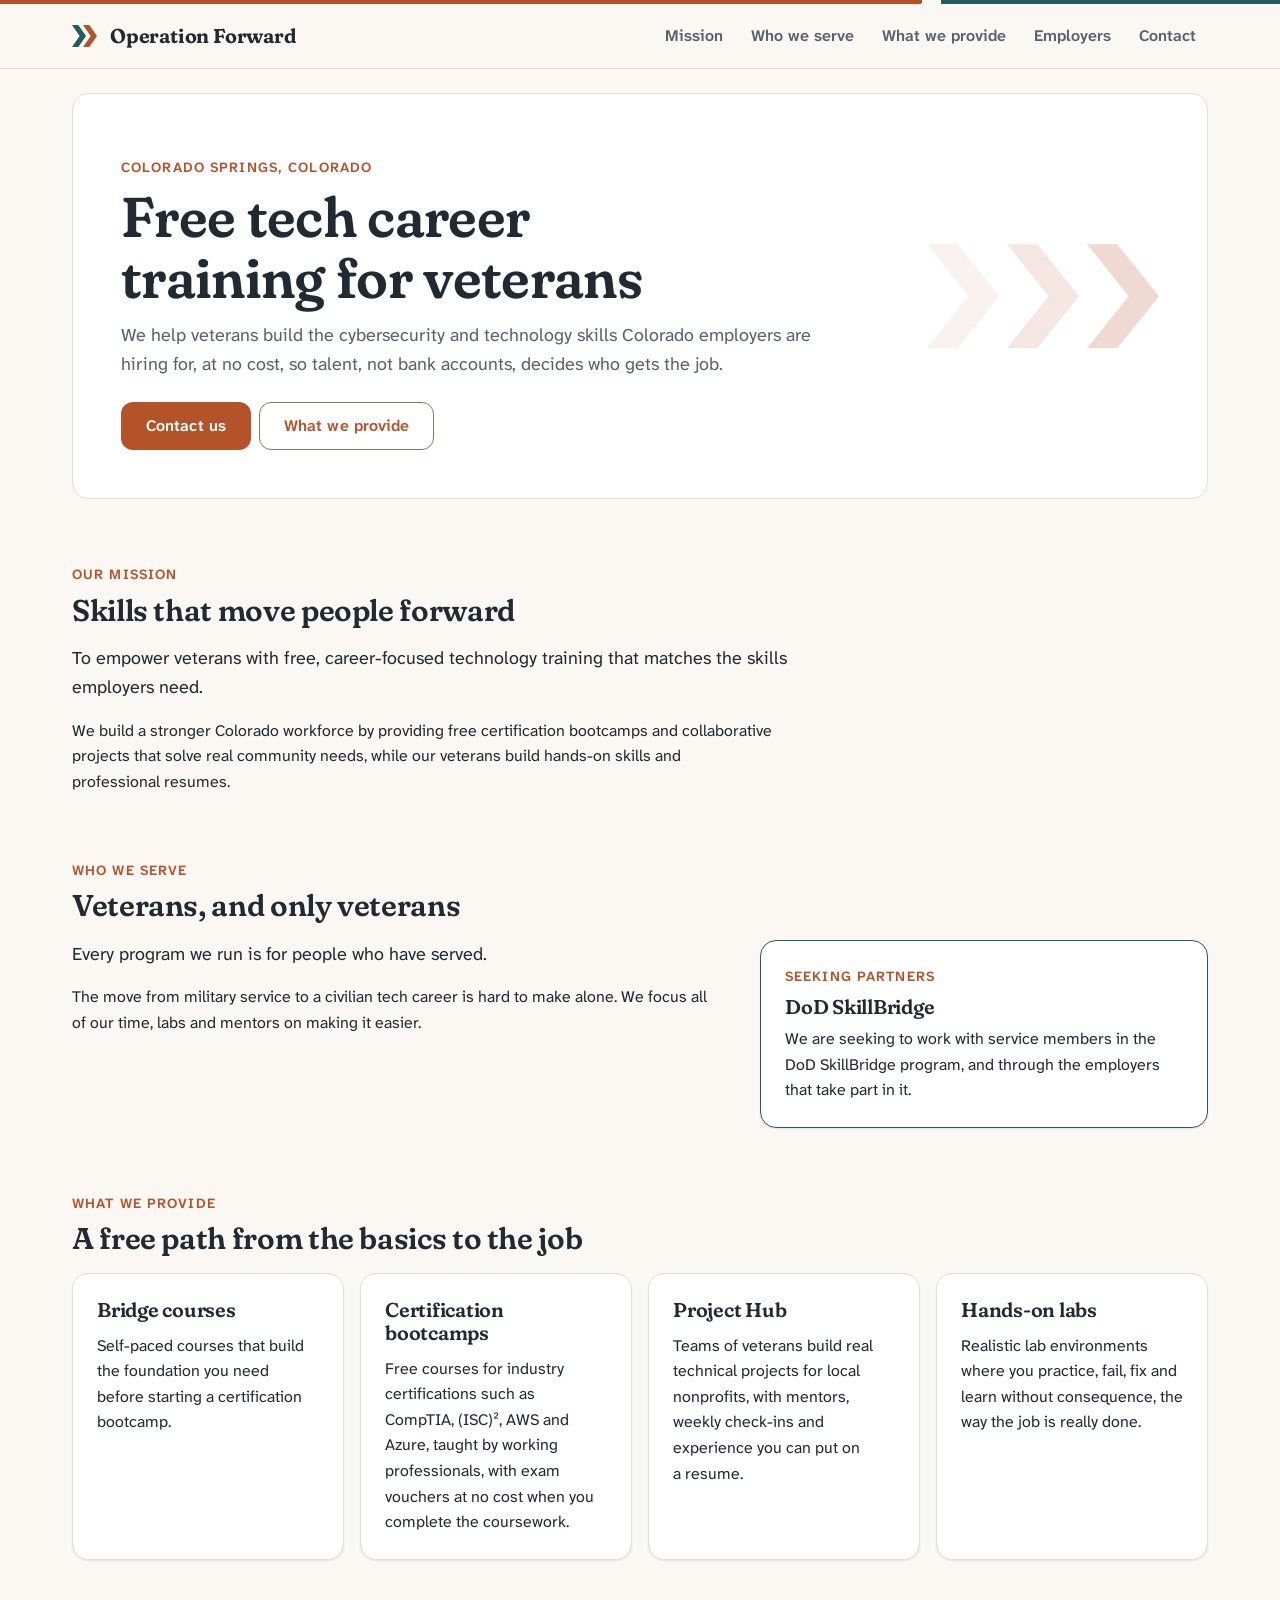
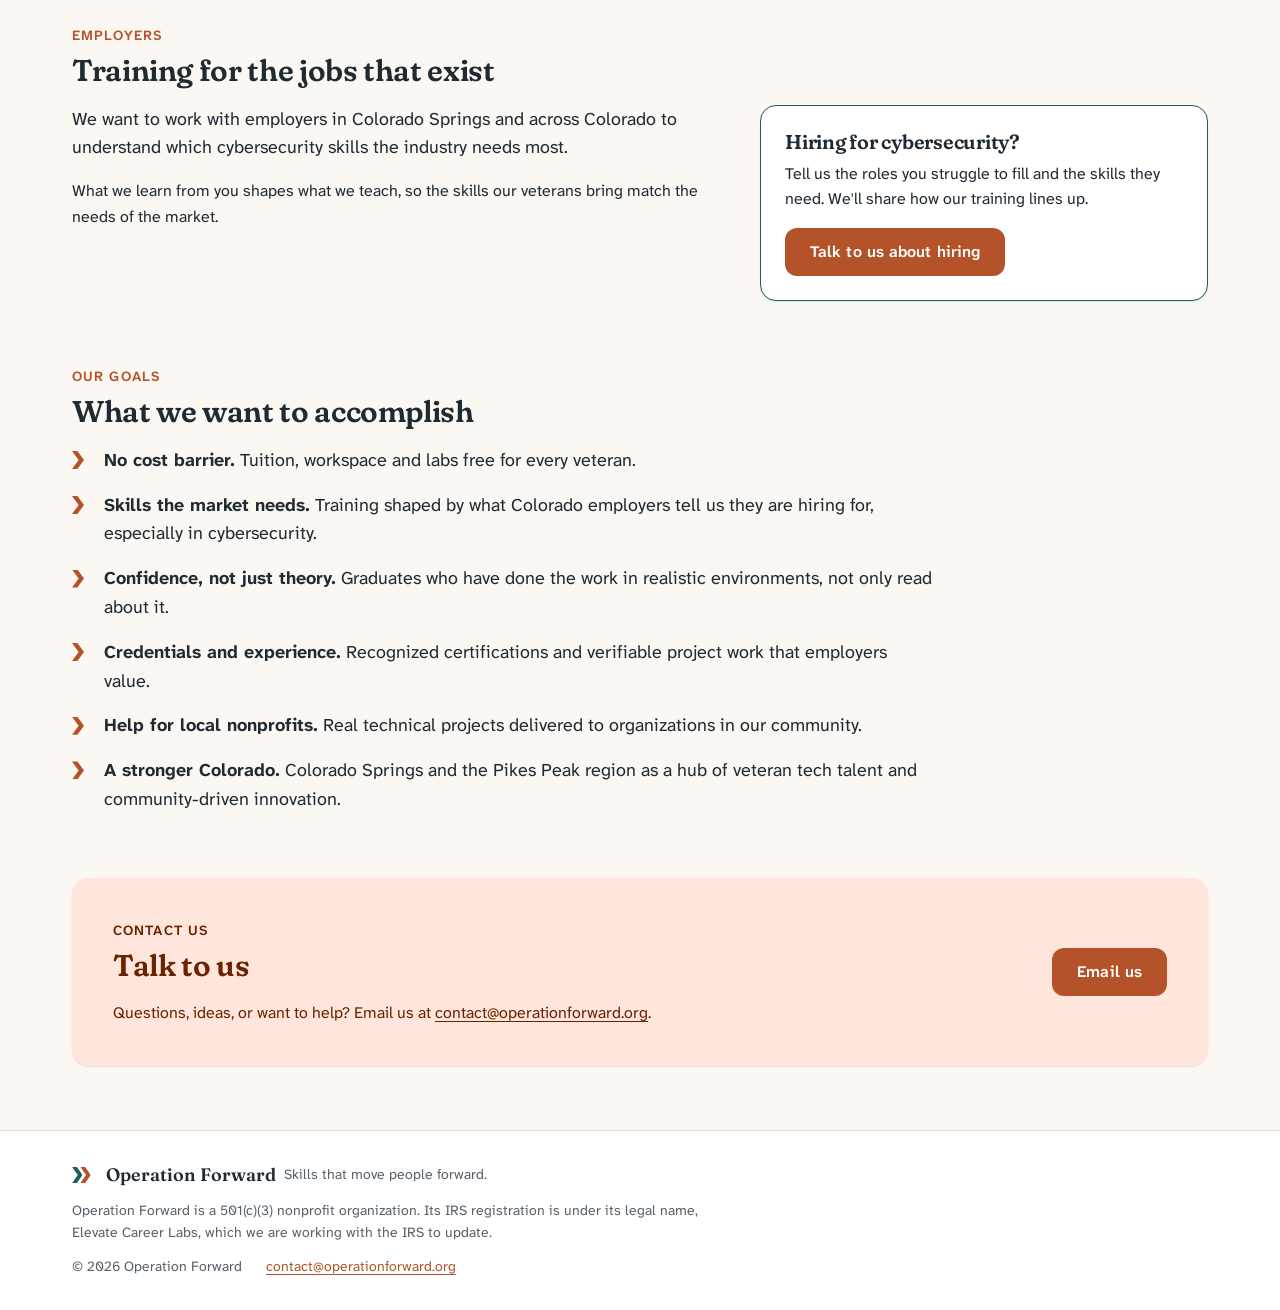
<file: index.html>
<!doctype html>
<html lang="en">
<head>
<meta charset="utf-8">
<meta name="viewport" content="width=device-width, initial-scale=1">
<meta http-equiv="Content-Security-Policy" content="default-src 'self'; img-src 'self'; style-src 'self'; font-src 'self'; base-uri 'self'; form-action 'none'">
<title>Operation Forward: free tech career training for veterans</title>
<meta name="description" content="Operation Forward is a 501(c)(3) nonprofit offering free, career-focused cybersecurity and technology training to veterans in Colorado.">
<meta name="theme-color" content="#FBF8F3" media="(prefers-color-scheme: light)">
<meta name="theme-color" content="#13171B" media="(prefers-color-scheme: dark)">
<meta property="og:type" content="website">
<meta property="og:site_name" content="Operation Forward">
<meta property="og:title" content="Operation Forward: free tech career training for veterans">
<meta property="og:description" content="Free cybersecurity and technology career training for veterans in Colorado.">
<meta property="og:image" content="https://operationforward.org/assets/social-card.png">
<meta property="og:image:width" content="1200">
<meta property="og:image:height" content="630">
<meta name="twitter:card" content="summary_large_image">
<link rel="icon" href="favicon.ico" sizes="any">
<link rel="icon" href="assets/app-icon.svg" type="image/svg+xml">
<link rel="apple-touch-icon" href="assets/apple-touch-icon.png">
<link rel="preload" href="assets/fonts/fraunces-latin.woff2" as="font" type="font/woff2" crossorigin>
<link rel="preload" href="assets/fonts/atkinson-next-latin.woff2" as="font" type="font/woff2" crossorigin>
<link rel="stylesheet" href="assets/tokens.css">
<link rel="stylesheet" href="assets/components.css">
<link rel="stylesheet" href="assets/site.css">
</head>
<body>
<a class="skip" href="#main">Skip to content</a>

<header class="lms-header">
  <div class="bar">
    <a class="lms-brand" href="./" aria-label="Operation Forward, home">
      <span class="lms-mark" aria-hidden="true"></span>
      <span class="lms-wordmark">Operation Forward</span>
    </a>
    <nav class="lms-nav" aria-label="Main">
      <ul>
        <li><a href="#mission">Mission</a></li>
        <li><a href="#serve">Who we serve</a></li>
        <li><a href="#provide">What we provide</a></li>
        <li><a href="#employers">Employers</a></li>
        <li><a href="#contact">Contact</a></li>
      </ul>
    </nav>
  </div>
</header>

<main id="main">
  <div class="lms-container">
    <section class="lms-page-header hero" aria-labelledby="title">
      <span class="motif" aria-hidden="true"><i></i><i></i><i></i></span>
      <div class="text">
        <p class="eyebrow">Colorado Springs, Colorado</p>
        <h1 id="title" class="display">Free tech career training for veterans</h1>
        <p class="lead">We help veterans build the cybersecurity and technology skills Colorado employers
          are hiring for, at no cost, so talent, not bank accounts, decides who gets the job.</p>
      </div>
      <div class="actions">
        <a class="lms-btn filled big" href="#contact">Contact us</a>
        <a class="lms-btn outlined big" href="#provide">What we provide</a>
      </div>
    </section>

    <section id="mission" class="block" aria-labelledby="mission-title">
      <p class="lms-eyebrow">Our mission</p>
      <h2 id="mission-title">Skills that move people forward</h2>
      <div class="lms-prose">
        <p class="big">To empower veterans with free, career-focused technology training that matches
          the skills employers need.</p>
        <p>We build a stronger Colorado workforce by providing free certification bootcamps and
          collaborative projects that solve real community needs, while our veterans build hands-on
          skills and professional resumes.</p>
      </div>
    </section>

    <section id="serve" class="block" aria-labelledby="serve-title">
      <p class="lms-eyebrow">Who we serve</p>
      <h2 id="serve-title">Veterans, and only veterans</h2>
      <div class="split">
        <div class="lms-prose">
          <p class="big">Every program we run is for people who have served.</p>
          <p>The move from military service to a civilian tech career is hard to make alone. We focus
            all of our time, labs and mentors on making it easier.</p>
        </div>
        <div class="lms-card focus">
          <p class="lms-eyebrow">Seeking partners</p>
          <h3>DoD SkillBridge</h3>
          <p>We are seeking to work with service members in the DoD SkillBridge program, and through
            the employers that take part in it.</p>
        </div>
      </div>
    </section>

    <section id="provide" class="block" aria-labelledby="provide-title">
      <p class="lms-eyebrow">What we provide</p>
      <h2 id="provide-title">A free path from the basics to the job</h2>
      <div class="grid four">
        <article class="lms-card">
          <h3>Bridge courses</h3>
          <p>Self-paced courses that build the foundation you need before starting a certification
            bootcamp.</p>
        </article>
        <article class="lms-card">
          <h3>Certification bootcamps</h3>
          <p>Free courses for industry certifications such as CompTIA, (ISC)², AWS and Azure, taught by
            working professionals, with exam vouchers at no cost when you complete the
            coursework.</p>
        </article>
        <article class="lms-card">
          <h3>Project Hub</h3>
          <p>Teams of veterans build real technical projects for local nonprofits, with mentors,
            weekly check-ins and experience you can put on a resume.</p>
        </article>
        <article class="lms-card">
          <h3>Hands-on labs</h3>
          <p>Realistic lab environments where you practice, fail, fix and learn without
            consequence, the way the job is really done.</p>
        </article>
      </div>
    </section>

    <section id="employers" class="block" aria-labelledby="employers-title">
      <p class="lms-eyebrow">Employers</p>
      <h2 id="employers-title">Training for the jobs that exist</h2>
      <div class="split">
        <div class="lms-prose">
          <p class="big">We want to work with employers in Colorado Springs and across Colorado to
            understand which cybersecurity skills the industry needs most.</p>
          <p>What we learn from you shapes what we teach, so the skills our veterans bring match the
            needs of the market.</p>
        </div>
        <div class="lms-card focus">
          <h3>Hiring for cybersecurity?</h3>
          <p>Tell us the roles you struggle to fill and the skills they need. We'll share how our
            training lines up.</p>
          <a class="lms-btn filled big" href="mailto:contact@operationforward.org?subject=Employer%20partnership">Talk to us about hiring</a>
        </div>
      </div>
    </section>

    <section id="goals" class="block" aria-labelledby="goals-title">
      <p class="lms-eyebrow">Our goals</p>
      <h2 id="goals-title">What we want to accomplish</h2>
      <ul class="goals">
        <li><strong>No cost barrier.</strong> Tuition, workspace and labs free for every veteran.</li>
        <li><strong>Skills the market needs.</strong> Training shaped by what Colorado employers tell us
          they are hiring for, especially in cybersecurity.</li>
        <li><strong>Confidence, not just theory.</strong> Graduates who have done the work in realistic
          environments, not only read about it.</li>
        <li><strong>Credentials and experience.</strong> Recognized certifications and verifiable
          project work that employers value.</li>
        <li><strong>Help for local nonprofits.</strong> Real technical projects delivered to organizations
          in our community.</li>
        <li><strong>A stronger Colorado.</strong> Colorado Springs and the Pikes Peak region as a hub of
          veteran tech talent and community-driven innovation.</li>
      </ul>
    </section>

    <section id="contact" class="block" aria-labelledby="contact-title">
      <div class="cta lms-card">
        <div>
          <p class="lms-eyebrow">Contact us</p>
          <h2 id="contact-title">Talk to us</h2>
          <p>Questions, ideas, or want to help? Email us at
            <a href="mailto:contact@operationforward.org">contact@operationforward.org</a>.</p>
        </div>
        <div class="actions">
          <a class="lms-btn filled big" href="mailto:contact@operationforward.org">Email us</a>
        </div>
      </div>
    </section>
  </div>
</main>

<footer class="lms-footer">
  <div class="inner">
    <div class="brand">
      <span class="lms-mark small" aria-hidden="true"></span>
      <span>Operation Forward</span>
      <span class="tagline">Skills that move people forward.</span>
    </div>
    <p class="legal">Operation Forward is a 501(c)(3) nonprofit organization. Its IRS registration is
      under its legal name, Elevate Career Labs, which we are working with the IRS to update.</p>
    <div class="meta">
      <span>© 2026 Operation Forward</span>
      <a href="mailto:contact@operationforward.org">contact@operationforward.org</a>
    </div>
  </div>
</footer>
</body>
</html>
</file>
<file: assets/tokens.css>
/* Operation Forward: generated from system/tokens.json. Do not edit; change tokens.json and regenerate. */

@font-face { font-family: 'Fraunces'; font-style: normal; font-weight: 300 800; font-display: swap; src: url('fonts/fraunces-latin.woff2') format('woff2'); }
@font-face { font-family: 'Atkinson Hyperlegible Next'; font-style: normal; font-weight: 200 800; font-display: swap; src: url('fonts/atkinson-next-latin.woff2') format('woff2'); }
@font-face { font-family: 'Atkinson Hyperlegible Next'; font-style: italic; font-weight: 200 800; font-display: swap; src: url('fonts/atkinson-next-italic-latin.woff2') format('woff2'); }
@font-face { font-family: 'Atkinson Hyperlegible Mono'; font-style: normal; font-weight: 200 800; font-display: swap; src: url('fonts/atkinson-mono-latin.woff2') format('woff2'); }

:root, [data-theme="light"] {
  --lms-paper: #fbf8f3;
  --lms-surface: #ffffff;
  --lms-raised: #ffffff;
  --lms-well: #f3eee6;
  --lms-ink: #1f2a33;
  --lms-muted: #56616b;
  --lms-hairline: #e6ded2;
  --lms-outline: #857a6d;
  --lms-secondary: #1f5e5b;
  --lms-on-secondary: #ffffff;
  --lms-secondary-container: #dceeea;
  --lms-on-secondary-container: #123f3c;
  --lms-success: #2f6b4f;
  --lms-success-container: #e4f2ea;
  --lms-warning: #7a4f00;
  --lms-warning-container: #fff4d6;
  --lms-danger: #a12c2c;
  --lms-on-danger: #ffffff;
  --lms-danger-container: #fbe7e4;
  --lms-on-danger-container: #6e1a1a;
  --lms-inverse-surface: #2a343c;
  --lms-inverse-ink: #f4f0ea;
  --lms-accent: #b4532a;
  --lms-on-accent: #ffffff;
  --lms-accent-container: #ffe5db;
  --lms-on-accent-container: #6a2300;
  --lms-inverse-accent: #e58e6c;
  --lms-focus: var(--lms-accent);
  --lms-shadow-1: 0 1px 2px rgba(31, 42, 51, 0.06), 0 1px 1px rgba(31, 42, 51, 0.04);
  --lms-shadow-2: 0 8px 24px -8px rgba(31, 42, 51, 0.18), 0 2px 6px rgba(31, 42, 51, 0.06);
}
@media (prefers-color-scheme: dark) {
  :root:not([data-theme="light"]) {
    --lms-paper: #13171b;
    --lms-surface: #1b2126;
    --lms-raised: #222a30;
    --lms-well: #2a3238;
    --lms-ink: #ece7e0;
    --lms-muted: #a7afb6;
    --lms-hairline: #2e373e;
    --lms-outline: #7f8992;
    --lms-secondary: #7fc6bf;
    --lms-on-secondary: #0e2624;
    --lms-secondary-container: #1d3b39;
    --lms-on-secondary-container: #cdebe6;
    --lms-success: #8acca8;
    --lms-success-container: #1c3328;
    --lms-warning: #f3c46a;
    --lms-warning-container: #3a2d10;
    --lms-danger: #f4a097;
    --lms-on-danger: #3b0d0b;
    --lms-danger-container: #4a1f1c;
    --lms-on-danger-container: #ffdad5;
    --lms-inverse-surface: #ece7e0;
    --lms-inverse-ink: #1f2a33;
    --lms-accent: #e58e6c;
    --lms-on-accent: #13171b;
    --lms-accent-container: #4c2819;
    --lms-on-accent-container: #ffd3c2;
    --lms-inverse-accent: #ac4b22;
    --lms-focus: var(--lms-accent);
    --lms-shadow-1: 0 1px 2px rgba(31, 42, 51, 0.06), 0 1px 1px rgba(31, 42, 51, 0.04);
    --lms-shadow-2: 0 8px 24px -8px rgba(31, 42, 51, 0.18), 0 2px 6px rgba(31, 42, 51, 0.06);
    color-scheme: dark;
  }
}
:root[data-theme="dark"] {
  --lms-paper: #13171b;
  --lms-surface: #1b2126;
  --lms-raised: #222a30;
  --lms-well: #2a3238;
  --lms-ink: #ece7e0;
  --lms-muted: #a7afb6;
  --lms-hairline: #2e373e;
  --lms-outline: #7f8992;
  --lms-secondary: #7fc6bf;
  --lms-on-secondary: #0e2624;
  --lms-secondary-container: #1d3b39;
  --lms-on-secondary-container: #cdebe6;
  --lms-success: #8acca8;
  --lms-success-container: #1c3328;
  --lms-warning: #f3c46a;
  --lms-warning-container: #3a2d10;
  --lms-danger: #f4a097;
  --lms-on-danger: #3b0d0b;
  --lms-danger-container: #4a1f1c;
  --lms-on-danger-container: #ffdad5;
  --lms-inverse-surface: #ece7e0;
  --lms-inverse-ink: #1f2a33;
  --lms-accent: #e58e6c;
  --lms-on-accent: #13171b;
  --lms-accent-container: #4c2819;
  --lms-on-accent-container: #ffd3c2;
  --lms-inverse-accent: #ac4b22;
  --lms-focus: var(--lms-accent);
  --lms-shadow-1: 0 1px 2px rgba(31, 42, 51, 0.06), 0 1px 1px rgba(31, 42, 51, 0.04);
  --lms-shadow-2: 0 8px 24px -8px rgba(31, 42, 51, 0.18), 0 2px 6px rgba(31, 42, 51, 0.06);
  color-scheme: dark;
}

:root {
  --lms-space-1: 4px;
  --lms-space-2: 8px;
  --lms-space-3: 12px;
  --lms-space-4: 16px;
  --lms-space-5: 20px;
  --lms-space-6: 24px;
  --lms-space-8: 32px;
  --lms-space-10: 40px;
  --lms-space-12: 48px;
  --lms-space-16: 64px;
  --lms-gutter: 16px;
  --lms-header-h: 69px;
  --lms-player-bar-h: 60px;
  --lms-radius-card: 16px;
  --lms-radius-control: 10px;
  --button-shape: 12px;
  --dialog-shape: 20px;
  --focus-shape: 8px;
  --pill: 999px;
  --lms-measure: 72ch;
  --lms-form: 40rem;
  --lms-task: 76rem;
  --lms-page: clamp(1200px, 83.333vw, 2200px);
  --lms-text-xs: 0.8125rem;
  --lms-text-sm: 0.875rem;
  --lms-text-base: 1rem;
  --lms-text-md: 1.125rem;
  --lms-text-lg: 1.25rem;
  --lms-text-xl: 1.5rem;
  --lms-text-2xl: clamp(1.625rem, 1.4rem + 0.8vw, 1.875rem);
  --lms-text-3xl: clamp(2rem, 1.6rem + 1.4vw, 2.625rem);
  --lms-text-4xl: clamp(2.5rem, 1.9rem + 2.4vw, 3.5rem);
  --font-display: Fraunces, Georgia, 'Times New Roman', serif;
  --font-body: 'Atkinson Hyperlegible Next', system-ui, -apple-system, 'Segoe UI', sans-serif;
  --font-mono: 'Atkinson Hyperlegible Mono', ui-monospace, 'SFMono-Regular', Menlo, monospace;
}
.display { font-family: var(--font-display); font-size: 56px; line-height: 1.15; font-weight: 600; letter-spacing: -0.012em; }
.h1 { font-family: var(--font-display); font-size: 42px; line-height: 1.15; font-weight: 600; letter-spacing: -0.012em; }
.h2 { font-family: var(--font-display); font-size: 30px; line-height: 1.15; font-weight: 600; letter-spacing: -0.012em; }
.h3 { font-family: var(--font-display); font-size: 24px; line-height: 1.15; font-weight: 600; letter-spacing: -0.012em; }
.h4 { font-family: var(--font-display); font-size: 20px; line-height: 1.15; font-weight: 600; letter-spacing: -0.012em; }
.wordmark { font-family: var(--font-display); font-size: 20px; line-height: 1.1; font-weight: 650; letter-spacing: -0.01em; }
.lead { font-family: var(--font-body); font-size: 18px; line-height: 1.6; font-weight: 400; }
.body { font-family: var(--font-body); font-size: 16px; line-height: 1.6; font-weight: 400; }
.small { font-family: var(--font-body); font-size: 14px; line-height: 1.5; font-weight: 400; }
.eyebrow { font-family: var(--font-body); font-size: 14px; line-height: 1.4; font-weight: 600; letter-spacing: 0.08em; }
.caption { font-family: var(--font-body); font-size: 13px; line-height: 1.4; font-weight: 700; letter-spacing: 0.06em; }
.code { font-family: var(--font-mono); font-size: 15.2px; line-height: 1.6; font-weight: 400; }
</file>
<file: assets/components.css>
/* Operation Forward components.
   Sections marked "from <path>" are copied from Operation-Forward/opfor-lms-frontend@8ac8485 with :host turned into a class.
   Sections marked "rendition" are hand-written static renditions of the Angular Material components as the LMS themes them
   (src/styles/_theme.scss), for pages built without Angular. */

/* ---- Variables the copied rules use (tokens.css supplies colours, spacing, radii, shadows, widths, text sizes) ---- */
:root {
  --lms-font-body: var(--font-body);
  --lms-font-display: var(--font-display);
  --lms-font-mono: var(--font-mono);
  --lms-ease: cubic-bezier(0.2, 0, 0, 1);
  --lms-dur-fast: 150ms;
  --lms-dur: 200ms;
  --lms-dur-slow: 250ms;
}
@media (min-width: 600px) { :root { --lms-gutter: 24px; } }
@media (min-width: 1024px) { :root { --lms-gutter: 32px; } }
@media (min-width: 1680px) { :root { --lms-gutter: 48px; } }
@media (min-width: 2400px) { :root { --lms-gutter: 64px; font-size: 106.25%; } }

/* ---- Base, from src/styles/_base.scss ---- */
*, *::before, *::after { box-sizing: border-box; }
html { -webkit-text-size-adjust: 100%; text-size-adjust: 100%; }
body { margin: 0; background: var(--lms-paper); color: var(--lms-ink); font: 400 var(--lms-text-base) / 1.6 var(--lms-font-body); -webkit-font-smoothing: antialiased; -moz-osx-font-smoothing: grayscale; font-optical-sizing: auto; }
h1, h2, h3, h4 { margin: 0 0 var(--lms-space-3); color: var(--lms-ink); font-family: var(--lms-font-display); font-weight: 600; font-variation-settings: 'SOFT' 100; line-height: 1.15; letter-spacing: -0.012em; text-wrap: balance; }
h1 { font-size: var(--lms-text-3xl); }
h2 { font-size: var(--lms-text-2xl); }
h3 { font-size: var(--lms-text-xl); }
h4 { font-size: var(--lms-text-lg); }
p { margin: 0 0 var(--lms-space-4); text-wrap: pretty; }
a { color: var(--lms-accent); text-decoration-thickness: 1px; text-underline-offset: 0.2em; }
a:hover { text-decoration-thickness: 2px; }
code, kbd, pre, samp { font-family: var(--lms-font-mono); font-size: 0.95em; }
kbd { display: inline-block; min-width: 1.75em; padding: 0.1em 0.45em; border: 1px solid var(--lms-outline); border-bottom-width: 2px; border-radius: 6px; background: var(--lms-surface); color: var(--lms-ink); text-align: center; line-height: 1.4; }
img { max-width: 100%; }
:focus-visible { outline: 3px solid var(--lms-focus); outline-offset: 2px; }
::selection { background: var(--lms-accent-container); color: var(--lms-on-accent-container); }
@media (prefers-reduced-motion: reduce) {
  *, *::before, *::after { animation-duration: 0.01ms !important; animation-iteration-count: 1 !important; transition-duration: 0.01ms !important; scroll-behavior: auto !important; }
}
.lms-container { max-width: var(--lms-page); margin-inline: auto; padding-inline: var(--lms-gutter); }
.lms-container.narrow { max-width: calc(var(--lms-measure) + 2 * var(--lms-gutter)); }
.lms-container.task { max-width: calc(var(--lms-task) + 2 * var(--lms-gutter)); }
.lms-container.full { max-width: none; }
.lms-stack { display: grid; gap: var(--lms-space-4); }
.lms-card { padding: var(--lms-space-6); border: 1px solid var(--lms-hairline); border-radius: var(--lms-radius-card); background: var(--lms-surface); box-shadow: var(--lms-shadow-1); }
.lms-muted { color: var(--lms-muted); }
.lms-prose { max-width: var(--lms-measure); }
.lms-prose p:last-child { margin-bottom: 0; }
.lms-visually-hidden { position: absolute !important; width: 1px; height: 1px; padding: 0; margin: -1px; overflow: hidden; clip: rect(0, 0, 0, 0); white-space: nowrap; border: 0; }
.lms-settings-row { display: grid; gap: var(--lms-space-4) var(--lms-space-10); padding-block: var(--lms-space-8); border-top: 1px solid var(--lms-hairline); }
.lms-settings-row:first-child { border-top: 0; padding-top: var(--lms-space-4); }
.lms-settings-row > .intro h2 { margin-bottom: var(--lms-space-2); font-size: var(--lms-text-lg); }
.lms-settings-row > .intro p { margin: 0; color: var(--lms-muted); font-size: var(--lms-text-sm); }
.lms-settings-row > .fields { display: grid; gap: var(--lms-space-4); align-content: start; min-width: 0; }
@media (min-width: 900px) { .lms-settings-row { grid-template-columns: minmax(0, 20rem) minmax(0, var(--lms-form)); } }
.lms-form { display: grid; gap: var(--lms-space-4); max-width: var(--lms-form); }
.lms-form-actions { display: flex; flex-wrap: wrap; align-items: center; gap: var(--lms-space-3); }

/* ---- Header and footer, from src/app/layout/shell.scss ---- */
.lms-header { position: sticky; top: 0; z-index: 100; background: color-mix(in srgb, var(--lms-paper) 88%, transparent); backdrop-filter: saturate(1.4) blur(10px); border-bottom: 1px solid var(--lms-hairline); }
/* Signature band: accent stripe with a forward-chevron cut into the teal tail. */
.lms-header::before { content: ''; display: block; height: 4px; background: linear-gradient(100deg, var(--lms-accent) 0 72%, transparent 72% 73.5%, var(--lms-secondary) 73.5%); }
.lms-header .bar { display: flex; align-items: center; gap: var(--lms-space-2); max-width: var(--lms-page); min-height: 64px; margin-inline: auto; padding-inline: var(--lms-gutter); }
.lms-brand { display: inline-flex; align-items: center; gap: var(--lms-space-3); min-height: 44px; margin-inline-end: var(--lms-space-4); color: var(--lms-ink); text-decoration: none; }
.lms-wordmark { font: 650 1.25rem / 1.1 var(--lms-font-display); font-variation-settings: 'SOFT' 100; letter-spacing: -0.01em; }
.lms-mark { position: relative; flex: none; width: 26px; height: 22px; }
.lms-mark::before, .lms-mark::after { content: ''; position: absolute; inset-block: 0; width: 14px; clip-path: polygon(0 0, 45% 0, 100% 50%, 45% 100%, 0 100%, 55% 50%); }
.lms-mark::before { left: 0; background: var(--lms-secondary); }
.lms-mark::after { left: 11px; background: var(--lms-accent); }
.lms-mark.small { transform: scale(0.75); transform-origin: left center; }
.lms-nav ul { display: flex; gap: var(--lms-space-1); margin: 0; padding: 0; list-style: none; }
.lms-nav a { position: relative; display: inline-flex; align-items: center; gap: var(--lms-space-2); min-height: 44px; padding-inline: var(--lms-space-3); border-radius: var(--lms-radius-control); color: var(--lms-muted); font-weight: 600; text-decoration: none; transition: color var(--lms-dur-fast) var(--lms-ease), background-color var(--lms-dur-fast) var(--lms-ease); }
.lms-nav a:hover { color: var(--lms-ink); background: var(--lms-well); }
.lms-nav a[aria-current="page"] { color: var(--lms-ink); }
.lms-nav a[aria-current="page"]::after { content: ''; position: absolute; inset-inline: var(--lms-space-3); bottom: -10px; height: 3px; border-radius: 3px 3px 0 0; background: var(--lms-accent); }
.lms-header .actions { display: flex; align-items: center; gap: var(--lms-space-1); margin-inline-start: auto; }
.lms-footer { border-top: 1px solid var(--lms-hairline); background: var(--lms-surface); color: var(--lms-muted); font-size: var(--lms-text-sm); }
.lms-footer .inner { display: grid; gap: var(--lms-space-3); max-width: var(--lms-page); margin-inline: auto; padding: var(--lms-space-8) var(--lms-gutter); }
.lms-footer .brand { display: flex; flex-wrap: wrap; align-items: center; gap: var(--lms-space-2); color: var(--lms-ink); font: 600 var(--lms-text-md) / 1.3 var(--lms-font-display); }
.lms-footer .tagline { color: var(--lms-muted); font: 400 var(--lms-text-sm) / 1.4 var(--lms-font-body); }
.lms-footer .meta { display: flex; flex-wrap: wrap; align-items: center; gap: var(--lms-space-2) var(--lms-space-6); }

/* ---- Page header, from src/app/shared/page-header.ts ---- */
.lms-page-header { position: relative; display: flex; flex-wrap: wrap; align-items: flex-end; justify-content: space-between; gap: var(--lms-space-4); padding-block: var(--lms-space-8) var(--lms-space-6); }
.lms-page-header.hero { padding: var(--lms-space-10) var(--lms-space-6) var(--lms-space-8); margin-block-start: var(--lms-space-6); border-radius: var(--lms-radius-card); background: var(--lms-surface); border: 1px solid var(--lms-hairline); overflow: hidden; isolation: isolate; }
.lms-page-header .motif { position: absolute; top: var(--lms-space-6); inset-inline-end: var(--lms-space-6); z-index: -1; display: flex; gap: var(--lms-space-1); }
.lms-page-header .motif i { width: 2.25rem; height: 3.25rem; background: var(--lms-accent); clip-path: polygon(0 0, 42% 0, 100% 50%, 42% 100%, 0 100%, 58% 50%); }
.lms-page-header .motif i:nth-child(1) { opacity: 0.08; }
.lms-page-header .motif i:nth-child(2) { opacity: 0.14; }
.lms-page-header .motif i:nth-child(3) { opacity: 0.22; }
@media (max-width: 599.98px) { .lms-page-header .motif { display: none; } }
.lms-page-header .text { max-width: 72ch; }
.lms-page-header h1 { margin: 0; outline: none; }
.lms-page-header .eyebrow, .lms-eyebrow { margin: 0 0 var(--lms-space-2); font-size: var(--lms-text-sm); font-weight: 600; letter-spacing: 0.08em; text-transform: uppercase; color: var(--lms-accent); }
.lms-page-header .lead { margin: var(--lms-space-3) 0 0; font-size: var(--lms-text-md); color: var(--lms-muted); }
.lms-page-header .actions { display: flex; flex-wrap: wrap; gap: var(--lms-space-2); }

/* ---- Empty state, from src/app/shared/empty-state.ts ---- */
.lms-empty { display: grid; justify-items: center; text-align: center; gap: var(--lms-space-2); padding: var(--lms-space-12) var(--lms-space-6); border: 1px dashed var(--lms-outline); border-radius: var(--lms-radius-card); background: var(--lms-surface); }
.lms-empty .badge { display: grid; place-items: center; width: 56px; height: 56px; margin-block-end: var(--lms-space-2); border-radius: 50%; background: var(--lms-accent-container); color: var(--lms-on-accent-container); }
.lms-empty h2 { margin: 0; font-size: var(--lms-text-xl); }
.lms-empty p { margin: 0; max-width: 48ch; color: var(--lms-muted); }
.lms-empty .actions { display: flex; flex-wrap: wrap; justify-content: center; gap: var(--lms-space-2); margin-block-start: var(--lms-space-3); }

/* ---- Progress, from src/app/shared/progress.ts (the fill width is a <progress> value here, so no inline style) ---- */
progress.lms-progress { appearance: none; display: block; width: 100%; height: 10px; border: 0; border-radius: 999px; background: var(--lms-well); box-shadow: inset 0 0 0 1px var(--lms-outline); overflow: hidden; color: var(--lms-accent); }
progress.lms-progress::-webkit-progress-bar { background: var(--lms-well); border-radius: 999px; }
progress.lms-progress::-webkit-progress-value { background: var(--lms-accent); clip-path: polygon(0 0, calc(100% - 6px) 0, 100% 50%, calc(100% - 6px) 100%, 0 100%); transition: width var(--lms-dur-slow) var(--lms-ease); }
progress.lms-progress::-moz-progress-bar { background: var(--lms-accent); clip-path: polygon(0 0, calc(100% - 6px) 0, 100% 50%, calc(100% - 6px) 100%, 0 100%); }
.lms-progress-label { display: flex; justify-content: space-between; gap: var(--lms-space-3); margin-bottom: var(--lms-space-2); font-size: var(--lms-text-sm); color: var(--lms-muted); font-variant-numeric: tabular-nums; }

/* ---- Pager, from src/app/shared/pager.ts ---- */
.lms-pager { display: flex; flex-wrap: wrap; align-items: center; gap: var(--lms-space-3) var(--lms-space-5); margin-block-start: var(--lms-space-4); color: var(--lms-muted); font-size: var(--lms-text-sm); font-variant-numeric: tabular-nums; }
.lms-pager .size { display: inline-flex; align-items: center; gap: var(--lms-space-2); }
.lms-pager select { min-height: 40px; padding: 0 var(--lms-space-3); border: 1px solid var(--lms-outline); border-radius: var(--lms-radius-control); background: var(--lms-surface); color: var(--lms-ink); font: inherit; }
.lms-pager .buttons { display: flex; flex-wrap: wrap; align-items: center; gap: var(--lms-space-2) var(--lms-space-3); margin-inline-start: auto; }

/* ---- Generated course cover, from src/app/catalog/course-cover.ts (shown when a course has no image; .v1 teal, .v2 warning, .v3 success) ---- */
.lms-cover { position: relative; display: block; aspect-ratio: 16 / 9; overflow: hidden; background: var(--c-bg); color: var(--c-fg); isolation: isolate; container-type: inline-size; --c-bg: var(--lms-accent-container); --c-fg: var(--lms-accent); }
.lms-cover.v1 { --c-bg: var(--lms-secondary-container); --c-fg: var(--lms-secondary); }
.lms-cover.v2 { --c-bg: var(--lms-warning-container); --c-fg: var(--lms-warning); }
.lms-cover.v3 { --c-bg: var(--lms-success-container); --c-fg: var(--lms-success); }
.lms-cover .pattern { position: absolute; inset: 0; opacity: 0.09; background: linear-gradient(135deg, var(--c-fg) 25%, transparent 25%) -24px 0 / 48px 48px, linear-gradient(225deg, var(--c-fg) 25%, transparent 25%) -24px 0 / 48px 48px, linear-gradient(315deg, var(--c-fg) 25%, transparent 25%) 0 0 / 48px 48px, linear-gradient(45deg, var(--c-fg) 25%, transparent 25%) 0 0 / 48px 48px; }
.lms-cover .mark { position: absolute; inset-block-end: 14%; inset-inline-end: 8%; display: flex; gap: 6%; width: 34%; height: 46%; }
.lms-cover .mark i { flex: 1; background: var(--c-fg); clip-path: polygon(0 0, 42% 0, 100% 50%, 42% 100%, 0 100%, 58% 50%); }
.lms-cover .mark i:nth-child(1) { opacity: 0.35; }
.lms-cover .mark i:nth-child(2) { opacity: 0.6; }
.lms-cover .initial { position: absolute; inset-block-start: 10%; inset-inline-start: 7%; font: 600 clamp(2rem, 18cqi, 4.5rem) / 1 var(--lms-font-display); font-variation-settings: 'SOFT' 100; opacity: 0.85; }

/* ---- Course card, from src/app/catalog/course-card.ts ---- */
.lms-course-card { position: relative; display: flex; flex-direction: column; height: 100%; border: 1px solid var(--lms-hairline); border-radius: var(--lms-radius-card); background: var(--lms-surface); box-shadow: var(--lms-shadow-1); overflow: hidden; transition: border-color var(--lms-dur-fast) var(--lms-ease), box-shadow var(--lms-dur) var(--lms-ease), transform var(--lms-dur) var(--lms-ease); }
.lms-course-card:hover { border-color: var(--lms-outline); box-shadow: var(--lms-shadow-2); transform: translateY(-2px); }
.lms-course-card:focus-within { outline: 3px solid var(--lms-focus); outline-offset: 2px; }
@media (prefers-reduced-motion: reduce) { .lms-course-card:hover { transform: none; } }
.lms-course-card .enrolled { position: absolute; top: var(--lms-space-3); inset-inline-start: var(--lms-space-3); display: inline-flex; align-items: center; gap: var(--lms-space-1); padding: 2px var(--lms-space-3) 2px var(--lms-space-2); border-radius: 999px; background: var(--lms-surface); color: var(--lms-success); box-shadow: var(--lms-shadow-1); font-size: var(--lms-text-xs); font-weight: 700; }
.lms-course-card .body { display: flex; flex: 1; flex-direction: column; gap: var(--lms-space-2); padding: var(--lms-space-4) var(--lms-space-5) var(--lms-space-5); }
.lms-course-card .eyebrow { display: flex; flex-wrap: wrap; gap: var(--lms-space-1) var(--lms-space-2); margin: 0; color: var(--lms-muted); font-size: var(--lms-text-xs); font-weight: 700; letter-spacing: 0.06em; text-transform: uppercase; }
.lms-course-card .level { color: var(--lms-accent); }
.lms-course-card h3 { margin: 0; font-size: var(--lms-text-lg); }
.lms-course-card h3 a { color: var(--lms-ink); text-decoration: none; }
.lms-course-card h3 a::after { content: ''; position: absolute; inset: 0; }
.lms-course-card h3 a:focus-visible { outline: none; }
.lms-course-card .summary { display: -webkit-box; margin: 0; overflow: hidden; color: var(--lms-muted); font-size: var(--lms-text-sm); -webkit-line-clamp: 3; -webkit-box-orient: vertical; }
.lms-pace { display: inline-flex; align-self: flex-start; align-items: center; gap: var(--lms-space-1); margin: 0; padding: 1px var(--lms-space-2); border-radius: 999px; background: var(--lms-well); color: var(--lms-muted); font-size: var(--lms-text-xs); font-weight: 700; }
.lms-pace.classes { background: var(--lms-secondary-container); color: var(--lms-on-secondary-container); }
.lms-course-card .facts { display: flex; flex-wrap: wrap; gap: var(--lms-space-1) var(--lms-space-4); margin: auto 0 0; padding: var(--lms-space-2) 0 0; list-style: none; color: var(--lms-muted); font-size: var(--lms-text-sm); }
.lms-course-card .facts li { display: inline-flex; align-items: center; gap: var(--lms-space-1); }
.lms-icon { width: 20px; height: 20px; flex: none; fill: currentColor; }
.lms-icon.sm { width: 16px; height: 16px; }

/* ---- Buttons: rendition of mat-flat / stroked / tonal / text buttons with the LMS overrides (12px shape) ---- */
.lms-btn { display: inline-flex; align-items: center; justify-content: center; gap: var(--lms-space-2); min-height: 40px; padding: 0 var(--lms-space-6); border: 1px solid transparent; border-radius: 12px; background: transparent; color: var(--lms-accent); font: 600 var(--lms-text-sm) / 20px var(--lms-font-body); letter-spacing: 0.006em; text-decoration: none; cursor: pointer; transition: background-color var(--lms-dur-fast) var(--lms-ease), box-shadow var(--lms-dur-fast) var(--lms-ease); }
.lms-btn.filled { background: var(--lms-accent); color: var(--lms-on-accent); }
.lms-btn.filled:hover { box-shadow: var(--lms-shadow-1); background: color-mix(in srgb, var(--lms-accent) 92%, var(--lms-on-accent)); }
.lms-btn.outlined { border-color: var(--lms-outline); }
.lms-btn.outlined:hover, .lms-btn.text:hover { background: color-mix(in srgb, var(--lms-accent) 8%, transparent); }
.lms-btn.tonal { background: var(--lms-secondary-container); color: var(--lms-on-secondary-container); }
.lms-btn.text { padding-inline: var(--lms-space-3); }
.lms-btn.danger.filled { background: var(--lms-danger); color: var(--lms-on-danger); }
.lms-btn.danger.outlined { border-color: var(--lms-danger); color: var(--lms-danger); }
.lms-btn.block { width: 100%; min-height: 48px; font-size: var(--lms-text-base); }
.lms-btn:disabled { background: color-mix(in srgb, var(--lms-ink) 12%, transparent); border-color: transparent; color: color-mix(in srgb, var(--lms-ink) 38%, transparent); cursor: not-allowed; box-shadow: none; }
.lms-icon-btn { display: inline-grid; place-items: center; width: 44px; height: 44px; border: 0; border-radius: 50%; background: transparent; color: var(--lms-muted); cursor: pointer; }
.lms-icon-btn:hover { background: var(--lms-well); color: var(--lms-ink); }

/* ---- Form field: rendition of mat-form-field appearance="outline" (10px shape) ---- */
.lms-field { position: relative; display: grid; gap: 4px; }
.lms-field .box { position: relative; display: flex; align-items: center; min-height: 56px; border: 1px solid var(--lms-outline); border-radius: var(--lms-radius-control); background: var(--lms-surface); }
.lms-field .box:focus-within { border-color: var(--lms-accent); box-shadow: inset 0 0 0 1px var(--lms-accent); }
.lms-field label { position: absolute; top: -9px; inset-inline-start: 12px; padding-inline: 4px; background: var(--lms-surface); color: var(--lms-muted); font-size: 12px; line-height: 16px; }
.lms-field .box:focus-within + label, .lms-field .box:focus-within label { color: var(--lms-accent); }
.lms-field input, .lms-field select, .lms-field textarea { flex: 1; min-width: 0; height: 54px; padding: 0 16px; border: 0; background: transparent; color: var(--lms-ink); font: 400 var(--lms-text-base) / 24px var(--lms-font-body); outline: none; }
.lms-field textarea { height: auto; min-height: 96px; padding-block: 14px; resize: vertical; }
.lms-field .suffix { padding-inline-end: 12px; color: var(--lms-muted); }
.lms-field .hint, .lms-field .error { margin: 0; padding-inline: 16px; font-size: 12px; line-height: 16px; color: var(--lms-muted); }
.lms-field .error { color: var(--lms-danger); font-weight: 600; }
.lms-field.invalid .box { border-color: var(--lms-danger); box-shadow: inset 0 0 0 1px var(--lms-danger); }
.lms-field.invalid label { color: var(--lms-danger); }

/* ---- Chips: rendition of mat-chip-option (filter chips) ---- */
.lms-chips { display: flex; flex-wrap: wrap; gap: var(--lms-space-2); margin: 0; padding: 0; list-style: none; }
.lms-chip { display: inline-flex; align-items: center; gap: var(--lms-space-2); min-height: 32px; padding: 0 12px; border: 1px solid var(--lms-outline); border-radius: 8px; background: transparent; color: var(--lms-muted); font: 600 var(--lms-text-sm) / 20px var(--lms-font-body); cursor: pointer; }
.lms-chip:hover { background: color-mix(in srgb, var(--lms-ink) 6%, transparent); }
.lms-chip[aria-selected="true"] { border-color: transparent; background: var(--lms-secondary-container); color: var(--lms-on-secondary-container); }
.lms-chip .n { font-variant-numeric: tabular-nums; }
.lms-filter-label { margin: 0 0 var(--lms-space-2); color: var(--lms-muted); font-size: var(--lms-text-xs); font-weight: 700; letter-spacing: 0.06em; text-transform: uppercase; }

/* ---- Dialog: rendition of mat-dialog (20px shape, Fraunces title) ---- */
.lms-dialog { width: min(560px, calc(100vw - 32px)); padding: 0; border: 0; border-radius: 20px; background: var(--lms-raised); color: var(--lms-ink); box-shadow: var(--lms-shadow-2); }
.lms-dialog::backdrop { background: rgb(19 23 27 / 50%); }
.lms-dialog form { margin: 0; }
.lms-dialog h2 { margin: 0; padding: var(--lms-space-6) var(--lms-space-6) var(--lms-space-2); font-size: var(--lms-text-xl); }
.lms-dialog .content { padding: 0 var(--lms-space-6); color: var(--lms-muted); }
.lms-dialog .content p { margin: 0; }
.lms-dialog .actions { display: flex; flex-wrap: wrap; justify-content: flex-end; gap: var(--lms-space-2); padding: var(--lms-space-6); }

/* ---- Toast: rendition of mat-snack-bar (12px shape, inverse colours) ---- */
.lms-toast { display: flex; align-items: center; gap: var(--lms-space-3); max-width: 36rem; min-height: 48px; padding: 6px 8px 6px 16px; border-radius: 12px; background: var(--lms-inverse-surface); color: var(--lms-inverse-ink); box-shadow: var(--lms-shadow-2); font-size: var(--lms-text-sm); line-height: 20px; }
.lms-toast p { margin: 0; flex: 1; }
.lms-toast .lms-btn { color: var(--lms-inverse-accent); padding-inline: var(--lms-space-3); }
.lms-toast.error { background: var(--lms-danger-container); color: var(--lms-on-danger-container); }
.lms-toast.error .lms-btn { color: var(--lms-on-danger-container); }

/* ---- Offline banner, from src/app/shared/offline-banner.ts ---- */
.lms-offline { display: flex; align-items: center; justify-content: center; gap: var(--lms-space-2); margin: 0; padding: var(--lms-space-2) var(--lms-space-4); background: var(--lms-warning-container); color: var(--lms-warning); font-weight: 600; text-align: center; }

/* ---- Error state, from src/app/shared/error-state.ts (.gate = a lock notice such as "class not started") ---- */
.lms-error-state { display: flex; gap: var(--lms-space-4); padding: var(--lms-space-6); border-radius: var(--lms-radius-card); background: var(--lms-surface); border: 1px solid var(--lms-hairline); border-inline-start: 4px solid var(--lms-danger); }
.lms-error-state .icon { flex: none; color: var(--lms-danger); }
.lms-error-state.gate { border-inline-start-color: var(--lms-accent); }
.lms-error-state.gate .icon { color: var(--lms-accent); }
.lms-error-state h2 { margin: 0 0 var(--lms-space-1); font-size: var(--lms-text-lg); }
.lms-error-state p { margin: 0; color: var(--lms-muted); }
.lms-error-state .actions { display: flex; flex-wrap: wrap; align-items: center; gap: var(--lms-space-3); margin-block-start: var(--lms-space-4); }
.lms-error-state .ref { font-size: var(--lms-text-sm); color: var(--lms-muted); }

/* ---- Preview frame helper ---- */
.pv { padding: var(--lms-space-6); display: grid; gap: var(--lms-space-5); }
.pv-row { display: flex; flex-wrap: wrap; align-items: center; gap: var(--lms-space-3); }
</file>
<file: assets/site.css>
/* Site layout on top of the design system (tokens.css + components.css, copied from
   Operation-Forward/opfor-design). Only what the components don't already cover. */

html { scroll-padding-top: calc(var(--lms-header-h) + var(--lms-space-4)); scroll-behavior: smooth; }

.skip { position: absolute; top: var(--lms-space-2); left: var(--lms-space-2); z-index: 200; padding: var(--lms-space-2) var(--lms-space-4); border-radius: 12px; background: var(--lms-accent); color: var(--lms-on-accent); font-weight: 600; transform: translateY(-200%); }
.skip:focus { transform: none; }

/* Header: brand and nav share a row on wide screens, stack on phones (and stop sticking there). */
.lms-header .bar { flex-wrap: wrap; }
.lms-nav ul { flex-wrap: wrap; }
.lms-nav { margin-inline-start: auto; }
@media (max-width: 719px) {
  .lms-header { position: static; }
  .lms-header .bar { padding-block: var(--lms-space-2); }
  .lms-nav { margin-inline: calc(-1 * var(--lms-space-3)) 0; }
}

/* Hero */
.lms-page-header.hero { flex-direction: column; align-items: flex-start; gap: var(--lms-space-6); padding: var(--lms-space-12) var(--lms-space-6) var(--lms-space-10); }
.lms-page-header h1.display { font-size: clamp(2rem, 1.3rem + 3vw, 3.5rem); line-height: 1.1; max-width: 22ch; }
.lms-page-header .lead { max-width: 60ch; }
@media (min-width: 900px) {
  .lms-page-header.hero { padding: var(--lms-space-16) var(--lms-space-12) var(--lms-space-12); }
  .lms-page-header .motif { top: 50%; inset-inline-end: var(--lms-space-12); transform: translateY(-50%); gap: var(--lms-space-2); }
  .lms-page-header .motif i { width: 4.5rem; height: 6.5rem; }
}
@media (max-width: 599px) { .lms-page-header .motif { display: none; } }

.lms-btn.big { min-height: 48px; font-size: var(--lms-text-base); }

/* Sections */
.block { padding-block: var(--lms-space-16) 0; }
.block:last-child { padding-block-end: var(--lms-space-16); }
.block h2 { margin-bottom: var(--lms-space-4); }
.block h3 { font-size: var(--lms-text-lg); }
.big { font-size: var(--lms-text-md); }
.lms-card p:last-child { margin-bottom: 0; }

.grid { display: grid; gap: var(--lms-space-4); }
@media (min-width: 720px) { .grid.four { grid-template-columns: repeat(2, minmax(0, 1fr)); } }
@media (min-width: 1200px) { .grid.four { grid-template-columns: repeat(4, minmax(0, 1fr)); } }

/* Goals: each one marked with the forward chevron. */
.goals { display: grid; gap: var(--lms-space-4); max-width: var(--lms-measure); margin: 0; padding: 0; list-style: none; font-size: var(--lms-text-md); }
.goals li { position: relative; padding-inline-start: var(--lms-space-8); }
.goals li::before { content: ''; position: absolute; top: 0.3em; left: 0; width: 12px; height: 18px; background: var(--lms-accent); clip-path: polygon(0 0, 45% 0, 100% 50%, 45% 100%, 0 100%, 55% 50%); }
.goals strong { color: var(--lms-ink); }

/* Contact: the soft clay panel; everything on it uses the container's text colour. */
.cta { display: grid; gap: var(--lms-space-4); background: var(--lms-accent-container); border-color: transparent; }
.cta h2, .cta p, .cta .lms-eyebrow, .cta a:not(.lms-btn) { color: var(--lms-on-accent-container); }
.cta .actions { display: flex; flex-wrap: wrap; gap: var(--lms-space-2); align-content: center; }
@media (min-width: 900px) { .cta { grid-template-columns: minmax(0, 1fr) auto; align-items: center; padding: var(--lms-space-10); } }

/* Two columns once there is room: text beside a highlighted card. */
.split { display: grid; gap: var(--lms-space-6); align-items: start; }
@media (min-width: 1000px) { .split { grid-template-columns: minmax(0, var(--lms-measure)) minmax(0, 28rem); gap: var(--lms-space-12); } }
.focus { display: grid; gap: var(--lms-space-2); justify-items: start; border-color: var(--lms-secondary); }
.focus h3, .focus p { margin: 0; }
.focus .lms-btn { margin-top: var(--lms-space-2); }

.lms-footer .legal { max-width: var(--lms-measure); margin: 0; }
</file>
